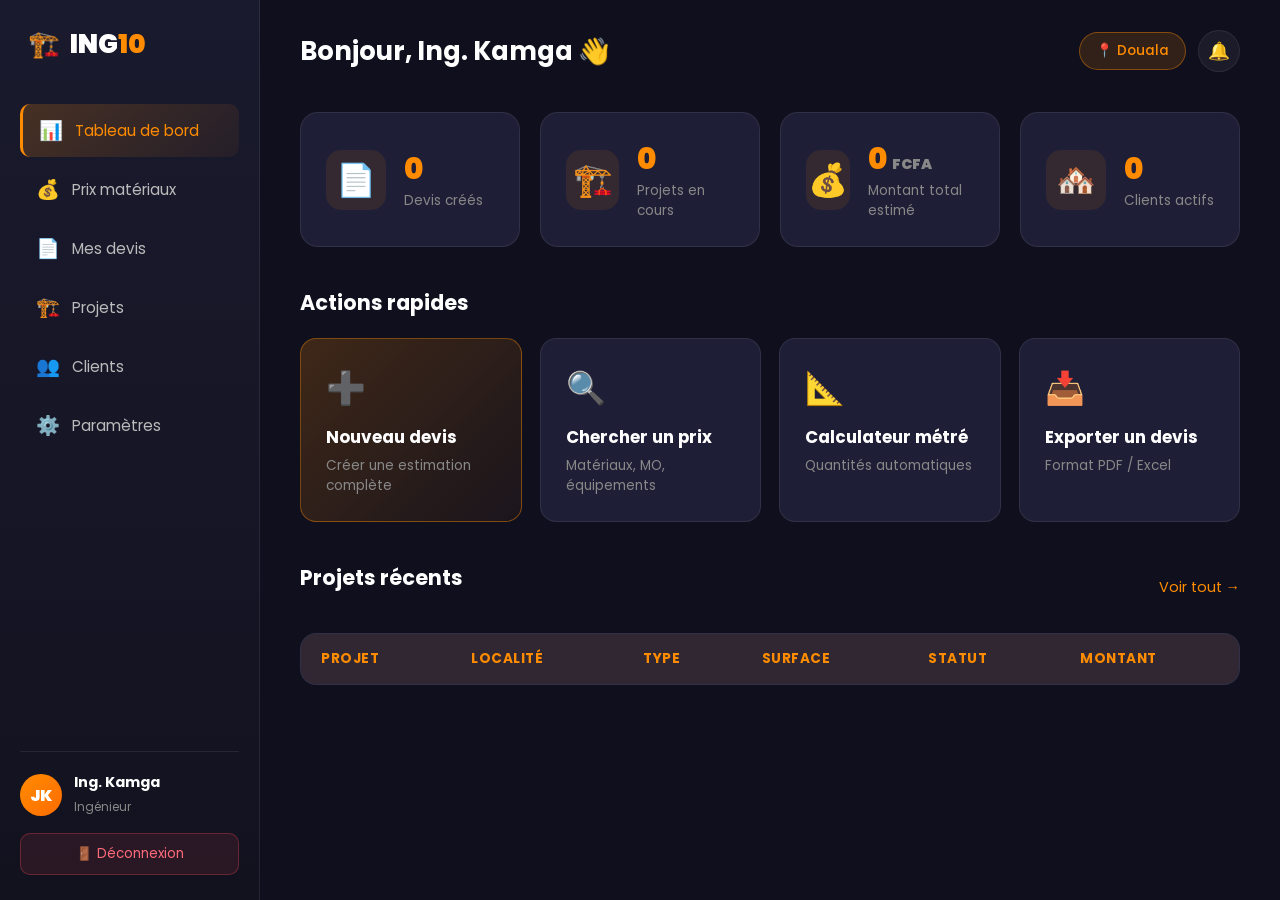
<file: frontend/dashboard.html>
<!DOCTYPE html>
<html lang="fr">
<head>
    <meta charset="UTF-8">
    <meta name="viewport" content="width=device-width, initial-scale=1.0">
    <title>Dashboard — ING10</title>
    <link rel="stylesheet" href="css/dashboard.css">
    <link href="https://fonts.googleapis.com/css2?family=Poppins:wght@300;500;700;900&display=swap" rel="stylesheet">
</head>
<body>

<!-- ===== SIDEBAR ===== -->
<aside class="sidebar">
    <div class="logo">
        <span>🏗️</span>
        <span class="logo-text">ING<span class="accent">10</span></span>
    </div>

    <nav class="sidebar-nav">
        <a href="dashboard.html" class="nav-item active">
            <span class="nav-icon">📊</span> Tableau de bord
        </a>
        <a href="prix.html" class="nav-item">
            <span class="nav-icon">💰</span> Prix matériaux
        </a>
        <a href="devis.html" class="nav-item">
            <span class="nav-icon">📄</span> Mes devis
        </a>
        <a href="#" class="nav-item">
            <span class="nav-icon">🏗️</span> Projets
        </a>
        <a href="#" class="nav-item">
            <span class="nav-icon">👥</span> Clients
        </a>
        <a href="#" class="nav-item">
            <span class="nav-icon">⚙️</span> Paramètres
        </a>
    </nav>

    <div class="sidebar-footer">
        <div class="user-info">
            <div class="avatar">JK</div>
            <div>
                <strong id="userName">Ing. Kamga</strong>
                <span id="userRole">Ingénieur</span>
            </div>
        </div>
        <button class="btn-logout" onclick="logout()">🚪 Déconnexion</button>
    </div>
</aside>

<!-- ===== MAIN ===== -->
<main class="main-content">

    <!-- Topbar -->
    <header class="topbar">
        <button class="burger" onclick="toggleSidebar()">☰</button>
        <h1>Bonjour, <span class="accent" id="greetingName">Ing. Kamga</span> 👋</h1>
        <div class="topbar-actions">
            <span class="badge-ville" id="badgeVille">📍 Douala</span>
            <button class="btn-icon">🔔</button>
        </div>
    </header>

    <!-- Stats -->
    <section class="stats-grid">
        <div class="stat-card">
            <div class="stat-icon">📄</div>
            <div>
                <h3 id="totalDevis">0</h3>
                <p>Devis créés</p>
            </div>
        </div>
        <div class="stat-card">
            <div class="stat-icon">🏗️</div>
            <div>
                <h3 id="totalProjets">0</h3>
                <p>Projets en cours</p>
            </div>
        </div>
        <div class="stat-card">
            <div class="stat-icon">💰</div>
            <div>
                <h3><span id="totalMontant">0</span> <small>FCFA</small></h3>
                <p>Montant total estimé</p>
            </div>
        </div>
        <div class="stat-card">
            <div class="stat-icon">🏘️</div>
            <div>
                <h3 id="totalClients">0</h3>
                <p>Clients actifs</p>
            </div>
        </div>
    </section>

    <!-- Actions rapides -->
    <section class="quick-actions">
        <h2>Actions rapides</h2>
        <div class="actions-grid">
            <a href="devis.html" class="action-card primary">
                <span class="action-icon">➕</span>
                <h4>Nouveau devis</h4>
                <p>Créer une estimation complète</p>
            </a>
            <a href="prix.html" class="action-card">
                <span class="action-icon">🔍</span>
                <h4>Chercher un prix</h4>
                <p>Matériaux, MO, équipements</p>
            </a>
            <a href="#" class="action-card">
                <span class="action-icon">📐</span>
                <h4>Calculateur métré</h4>
                <p>Quantités automatiques</p>
            </a>
            <a href="#" class="action-card">
                <span class="action-icon">📥</span>
                <h4>Exporter un devis</h4>
                <p>Format PDF / Excel</p>
            </a>
        </div>
    </section>

    <!-- Projets récents -->
    <section class="recent">
        <div class="section-header">
            <h2>Projets récents</h2>
            <a href="#" class="link-see-all">Voir tout →</a>
        </div>
        <div class="projets-table">
            <table>
                <thead>
                    <tr>
                        <th>Projet</th>
                        <th>Localité</th>
                        <th>Type</th>
                        <th>Surface</th>
                        <th>Statut</th>
                        <th>Montant</th>
                    </tr>
                </thead>
                <tbody id="projetsBody">
                    <!-- Rempli en JS -->
                </tbody>
            </table>
        </div>
    </section>

</main>

<script src="js/dashboard.js"></script>
</body>
</html>
</file>
<file: frontend/css/dashboard.css>
* { margin: 0; padding: 0; box-sizing: border-box; font-family: 'Poppins', sans-serif; }

:root {
    --primary: #FF8C00;
    --accent: #FFD700;
    --dark: #0f0f1e;
    --dark-2: #1a1a2e;
    --card: #1e1e36;
    --border: rgba(255,255,255,0.08);
    --text: #fff;
    --gray: #888;
}

body {
    background: var(--dark);
    color: var(--text);
    display: flex;
    min-height: 100vh;
}

/* ===== SIDEBAR ===== */
.sidebar {
    width: 260px;
    background: linear-gradient(180deg, var(--dark-2), #12121f);
    border-right: 1px solid var(--border);
    display: flex;
    flex-direction: column;
    padding: 25px 20px;
    position: fixed;
    height: 100vh;
    left: 0; top: 0;
    z-index: 100;
    transition: transform 0.3s;
}

.logo {
    display: flex;
    align-items: center;
    gap: 10px;
    font-size: 1.6rem;
    font-weight: 900;
    margin-bottom: 40px;
    padding-left: 8px;
}
.logo .accent { color: var(--primary); }

.sidebar-nav {
    display: flex;
    flex-direction: column;
    gap: 6px;
    flex: 1;
}

.nav-item {
    display: flex;
    align-items: center;
    gap: 12px;
    padding: 12px 16px;
    color: #bbb;
    text-decoration: none;
    border-radius: 10px;
    font-size: 0.95rem;
    transition: all 0.3s;
}

.nav-item:hover {
    background: rgba(255,140,0,0.1);
    color: var(--primary);
}

.nav-item.active {
    background: linear-gradient(135deg, rgba(255,140,0,0.2), rgba(255,140,0,0.05));
    color: var(--primary);
    border-left: 3px solid var(--primary);
}

.nav-icon { font-size: 1.2rem; }

.sidebar-footer {
    border-top: 1px solid var(--border);
    padding-top: 20px;
}

.user-info {
    display: flex;
    align-items: center;
    gap: 12px;
    margin-bottom: 15px;
}

.avatar {
    width: 42px; height: 42px;
    background: linear-gradient(135deg, var(--primary), #ff6b00);
    border-radius: 50%;
    display: flex;
    align-items: center;
    justify-content: center;
    font-weight: 900;
    color: white;
}

.user-info strong { display: block; font-size: 0.9rem; }
.user-info span { font-size: 0.75rem; color: var(--gray); }

.btn-logout {
    width: 100%;
    padding: 10px;
    background: rgba(255,71,87,0.1);
    border: 1px solid rgba(255,71,87,0.3);
    color: #ff6b7a;
    border-radius: 10px;
    cursor: pointer;
    font-family: inherit;
    transition: all 0.3s;
}
.btn-logout:hover {
    background: rgba(255,71,87,0.25);
    color: #fff;
}

/* ===== MAIN ===== */
.main-content {
    flex: 1;
    margin-left: 260px;
    padding: 30px 40px;
    min-height: 100vh;
}

.topbar {
    display: flex;
    justify-content: space-between;
    align-items: center;
    margin-bottom: 40px;
    flex-wrap: wrap;
    gap: 15px;
}

.topbar h1 {
    font-size: 1.6rem;
    font-weight: 700;
}

.topbar-actions {
    display: flex;
    gap: 12px;
    align-items: center;
}

.badge-ville {
    background: rgba(255,140,0,0.15);
    border: 1px solid rgba(255,140,0,0.4);
    padding: 8px 16px;
    border-radius: 30px;
    font-size: 0.85rem;
    color: var(--primary);
    font-weight: 500;
}

.btn-icon {
    width: 42px; height: 42px;
    background: rgba(255,255,255,0.05);
    border: 1px solid var(--border);
    border-radius: 50%;
    color: var(--text);
    font-size: 1.1rem;
    cursor: pointer;
    transition: all 0.3s;
}
.btn-icon:hover { background: rgba(255,140,0,0.15); }

.burger {
    display: none;
    background: none;
    border: none;
    color: white;
    font-size: 1.6rem;
    cursor: pointer;
}

/* ===== STATS ===== */
.stats-grid {
    display: grid;
    grid-template-columns: repeat(auto-fit, minmax(220px, 1fr));
    gap: 20px;
    margin-bottom: 40px;
}

.stat-card {
    background: var(--card);
    border: 1px solid var(--border);
    border-radius: 18px;
    padding: 25px;
    display: flex;
    gap: 18px;
    align-items: center;
    transition: all 0.3s;
}
.stat-card:hover {
    transform: translateY(-4px);
    border-color: var(--primary);
    box-shadow: 0 15px 30px rgba(255,140,0,0.15);
}

.stat-icon {
    font-size: 2rem;
    width: 60px; height: 60px;
    display: flex;
    align-items: center;
    justify-content: center;
    background: rgba(255,140,0,0.1);
    border-radius: 15px;
}

.stat-card h3 {
    font-size: 1.8rem;
    font-weight: 900;
    color: var(--primary);
}
.stat-card h3 small { font-size: 0.9rem; color: var(--gray); }
.stat-card p { color: var(--gray); font-size: 0.85rem; }

/* ===== ACTIONS ===== */
.quick-actions {
    margin-bottom: 40px;
}
.quick-actions h2, .recent h2 {
    font-size: 1.3rem;
    margin-bottom: 20px;
}

.actions-grid {
    display: grid;
    grid-template-columns: repeat(auto-fit, minmax(220px, 1fr));
    gap: 18px;
}

.action-card {
    background: var(--card);
    border: 1px solid var(--border);
    border-radius: 16px;
    padding: 25px;
    text-decoration: none;
    color: var(--text);
    transition: all 0.3s;
    position: relative;
    overflow: hidden;
}

.action-card::before {
    content: '';
    position: absolute;
    top: 0; left: 0;
    width: 100%; height: 3px;
    background: linear-gradient(90deg, var(--primary), var(--accent));
    transform: scaleX(0);
    transform-origin: left;
    transition: transform 0.3s;
}

.action-card:hover {
    transform: translateY(-5px);
    border-color: var(--primary);
}
.action-card:hover::before { transform: scaleX(1); }

.action-card.primary {
    background: linear-gradient(135deg, rgba(255,140,0,0.2), rgba(255,140,0,0.05));
    border-color: rgba(255,140,0,0.4);
}

.action-icon {
    font-size: 2rem;
    display: block;
    margin-bottom: 12px;
}

.action-card h4 {
    font-size: 1.05rem;
    margin-bottom: 6px;
}
.action-card p {
    font-size: 0.85rem;
    color: var(--gray);
}

/* ===== TABLE ===== */
.section-header {
    display: flex;
    justify-content: space-between;
    align-items: center;
    margin-bottom: 20px;
}
.link-see-all {
    color: var(--primary);
    text-decoration: none;
    font-size: 0.9rem;
}
.link-see-all:hover { text-decoration: underline; }

.projets-table {
    background: var(--card);
    border: 1px solid var(--border);
    border-radius: 16px;
    overflow: hidden;
    overflow-x: auto;
}

table {
    width: 100%;
    border-collapse: collapse;
    min-width: 700px;
}

thead {
    background: rgba(255,140,0,0.08);
}

th {
    padding: 15px 20px;
    text-align: left;
    font-size: 0.85rem;
    font-weight: 700;
    color: var(--primary);
    text-transform: uppercase;
    letter-spacing: 0.5px;
}

td {
    padding: 15px 20px;
    border-top: 1px solid var(--border);
    font-size: 0.9rem;
}

tbody tr { transition: background 0.2s; }
tbody tr:hover { background: rgba(255,255,255,0.03); }

.statut {
    padding: 5px 12px;
    border-radius: 20px;
    font-size: 0.75rem;
    font-weight: 700;
}
.statut.en-cours { background: rgba(255,165,2,0.15); color: #ffa502; }
.statut.termine  { background: rgba(46,213,115,0.15); color: #2ed573; }
.statut.archive  { background: rgba(136,136,136,0.15); color: #999; }

/* ===== RESPONSIVE ===== */
@media (max-width: 900px) {
    .sidebar {
        transform: translateX(-100%);
    }
    .sidebar.open {
        transform: translateX(0);
    }
    .main-content {
        margin-left: 0;
        padding: 20px;
    }
    .burger { display: block; }
}
</file>
